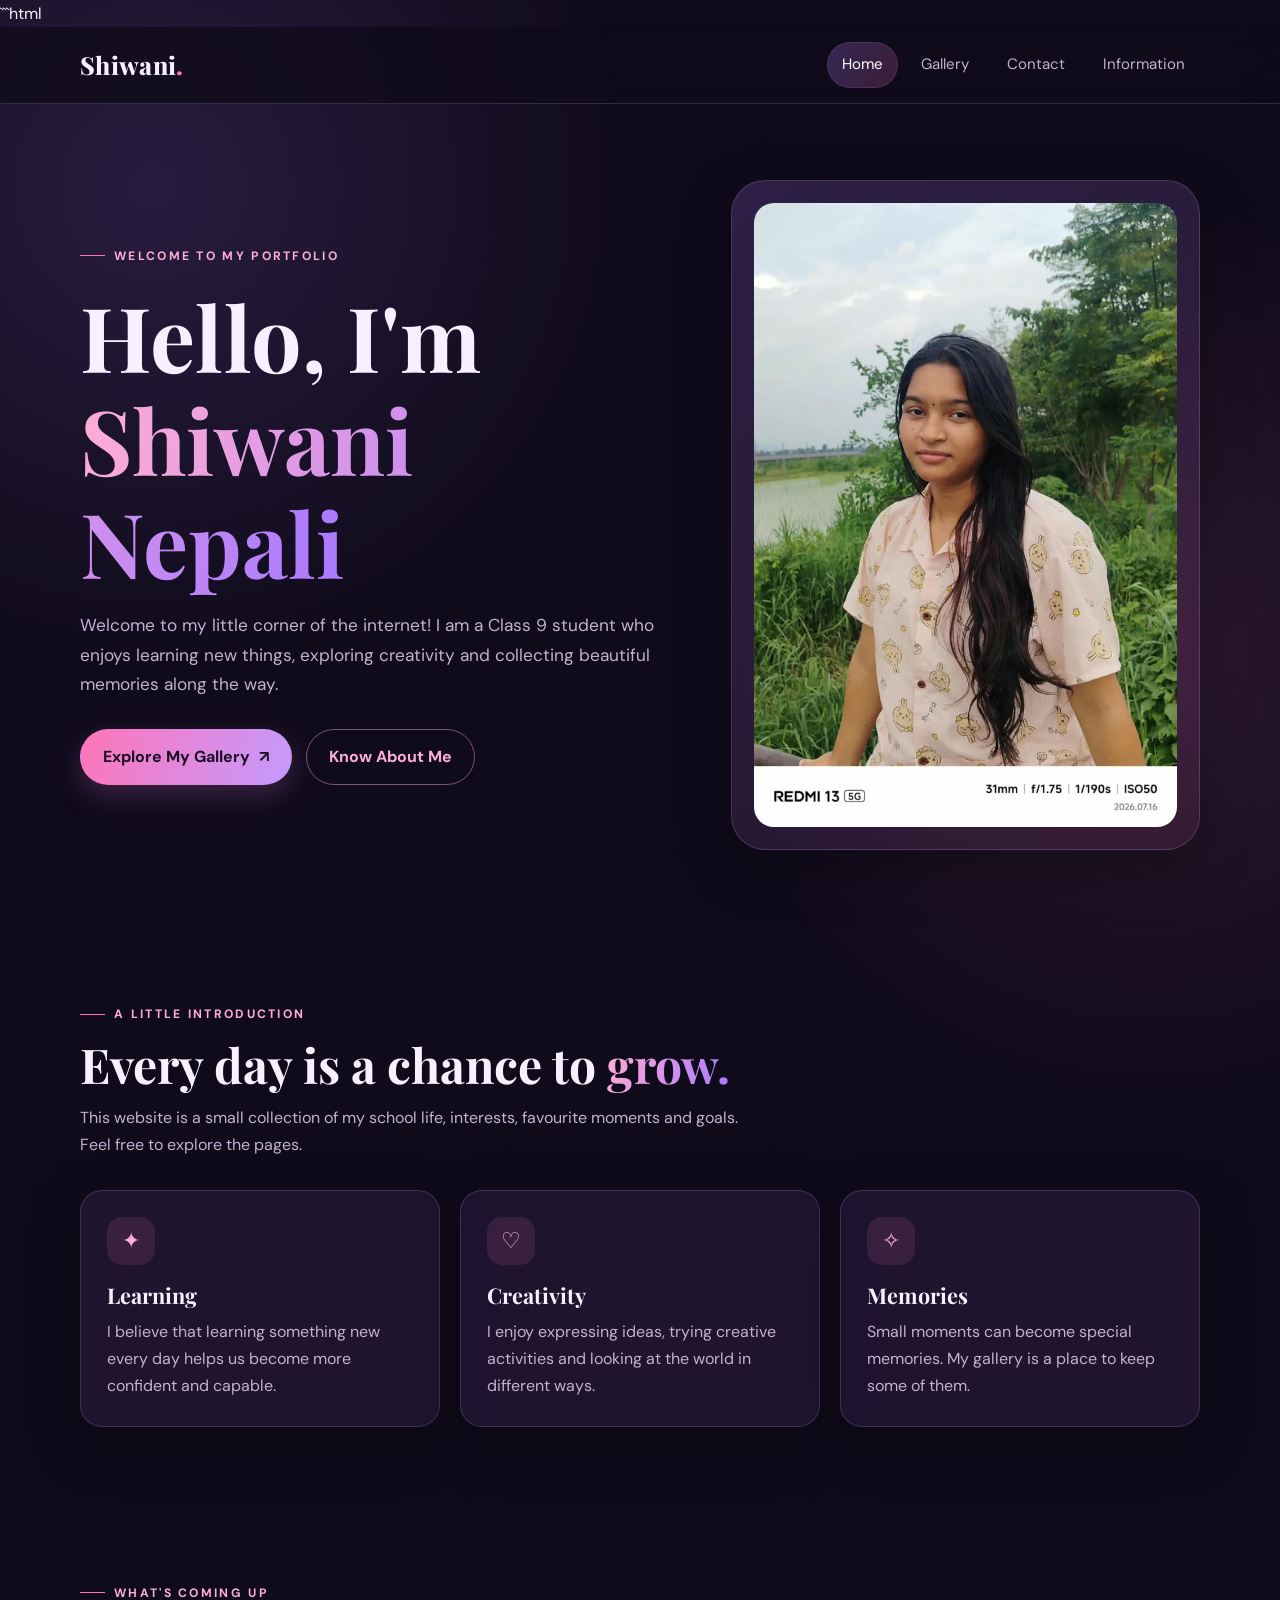
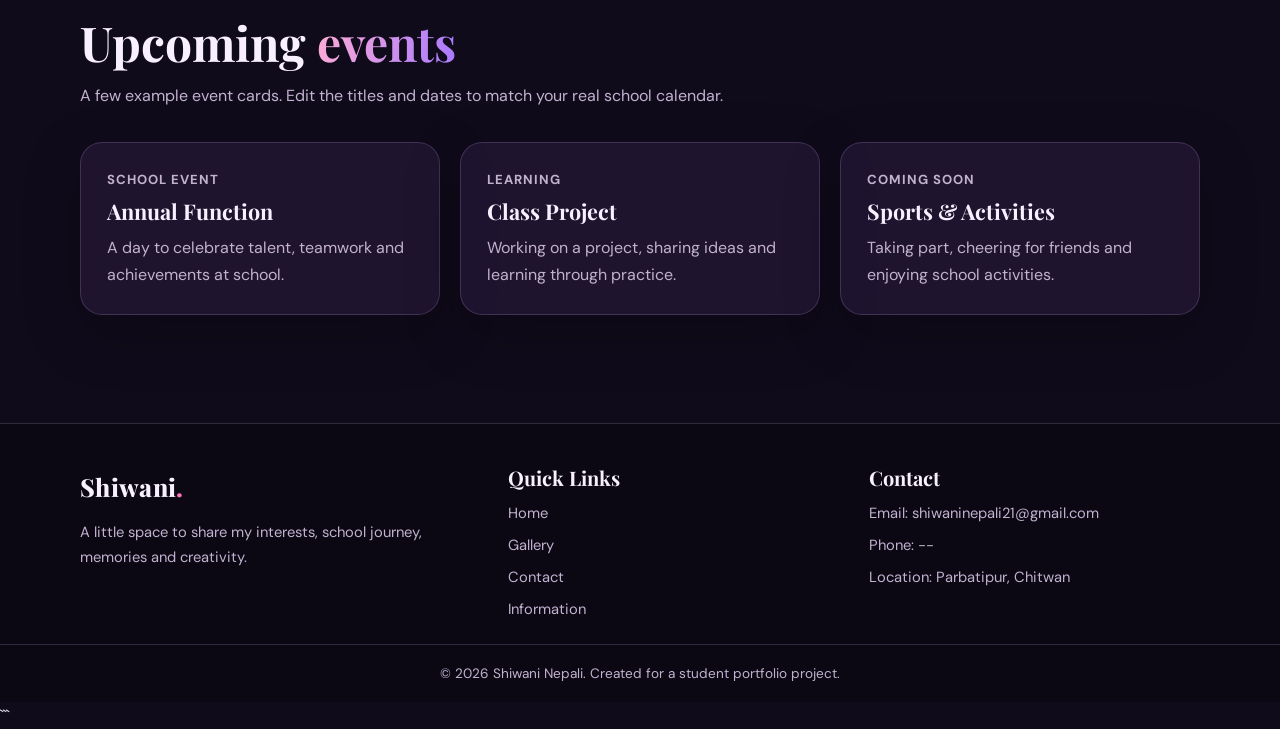
<file: index.html>
```html
<!DOCTYPE html>
<html lang="en">
<head>
  <meta charset="UTF-8">
  <meta name="viewport" content="width=device-width, initial-scale=1.0">
  <meta name="description" content="Shiwani Nepali's personal portfolio website.">
  <title>Home | Shiwani Nepali</title>
  <link rel="stylesheet" href="style.css">
</head>
<body>

  <header class="site-header">
    <nav class="navbar container" aria-label="Main navigation">
      <a class="brand" href="index.html">Shiwani<span>.</span></a>
      <button class="menu-toggle" type="button" aria-label="Open navigation menu" aria-expanded="false">☰</button>
      <ul class="nav-links">
        <li><a class="active" href="index.html">Home</a></li>
        <li><a href="gallery.html">Gallery</a></li>
        <li><a href="contact.html">Contact</a></li>
        <li><a href="information.html">Information</a></li>
      </ul>
    </nav>
  </header>

  <main>

    <section class="hero container">
      <div class="reveal">
        <span class="eyebrow">Welcome to my portfolio</span>
        <h1>Hello, I'm<br><span class="gradient-text">Shiwani Nepali</span></h1>
        <p class="lead">Welcome to my little corner of the internet! I am a Class 9 student who enjoys learning new things, exploring creativity and collecting beautiful memories along the way.</p>

        <div class="button-row">
          <a class="btn btn-primary" href="gallery.html">Explore My Gallery <span>↗</span></a>
          <a class="btn btn-outline" href="information.html">Know About Me</a>
        </div>
      </div>

      <!-- Welcome Image -->
      <div class="hero-visual reveal">
        <img src="welcome.jpg" alt="Shiwani Nepali"
             style="width:100%; height:100%; object-fit:cover; border-radius:20px;">
      </div>
    </section>

    <section class="section container">
      <div class="section-heading">
        <span class="eyebrow">A little introduction</span>
        <h2>Every day is a chance to <span class="gradient-text">grow.</span></h2>
        <p>This website is a small collection of my school life, interests, favourite moments and goals. Feel free to explore the pages.</p>
      </div>

      <div class="card-grid">
        <article class="card">
          <div class="card-icon">✦</div>
          <h3>Learning</h3>
          <p>I believe that learning something new every day helps us become more confident and capable.</p>
        </article>

        <article class="card">
          <div class="card-icon">♡</div>
          <h3>Creativity</h3>
          <p>I enjoy expressing ideas, trying creative activities and looking at the world in different ways.</p>
        </article>

        <article class="card">
          <div class="card-icon">✧</div>
          <h3>Memories</h3>
          <p>Small moments can become special memories. My gallery is a place to keep some of them.</p>
        </article>
      </div>
    </section>

    <section class="section container">
      <div class="section-heading">
        <span class="eyebrow">What's coming up</span>
        <h2>Upcoming <span class="gradient-text">events</span></h2>
        <p>A few example event cards. Edit the titles and dates to match your real school calendar.</p>
      </div>

      <div class="card-grid">
        <article class="card">
          <p class="event-date">SCHOOL EVENT</p>
          <h3>Annual Function</h3>
          <p>A day to celebrate talent, teamwork and achievements at school.</p>
        </article>

        <article class="card">
          <p class="event-date">LEARNING</p>
          <h3>Class Project</h3>
          <p>Working on a project, sharing ideas and learning through practice.</p>
        </article>

        <article class="card">
          <p class="event-date">COMING SOON</p>
          <h3>Sports & Activities</h3>
          <p>Taking part, cheering for friends and enjoying school activities.</p>
        </article>
      </div>
    </section>

  </main>

  <footer class="site-footer">
    <div class="footer-inner container">

      <div>
        <a class="brand" href="index.html">Shiwani<span>.</span></a>
        <p style="margin-top:12px">A little space to share my interests, school journey, memories and creativity.</p>
      </div>

      <div>
        <h3>Quick Links</h3>
        <ul>
          <li><a href="index.html">Home</a></li>
          <li><a href="gallery.html">Gallery</a></li>
          <li><a href="contact.html">Contact</a></li>
          <li><a href="information.html">Information</a></li>
        </ul>
      </div>

      <div>
        <h3>Contact</h3>
        <ul>
          <li>Email: <a href="mailto:shiwaninepali21@gmail.com">shiwaninepali21@gmail.com</a></li>
          <li>Phone: --</li>
          <li>Location: Parbatipur, Chitwan</li>
        </ul>
      </div>

    </div>

    <div class="copyright">
      © <span class="current-year">2026</span> Shiwani Nepali. Created for a student portfolio project.
    </div>
  </footer>

  <script>
    const menuButton = document.querySelector('.menu-toggle');
    const navLinks = document.querySelector('.nav-links');

    menuButton.addEventListener('click', () => {
      const isOpen = navLinks.classList.toggle('open');
      menuButton.setAttribute('aria-expanded', String(isOpen));
      menuButton.textContent = isOpen ? '✕' : '☰';
    });

    document.querySelectorAll('.current-year').forEach(el => {
      el.textContent = new Date().getFullYear();
    });
  </script>

</body>
</html>
```
</file>
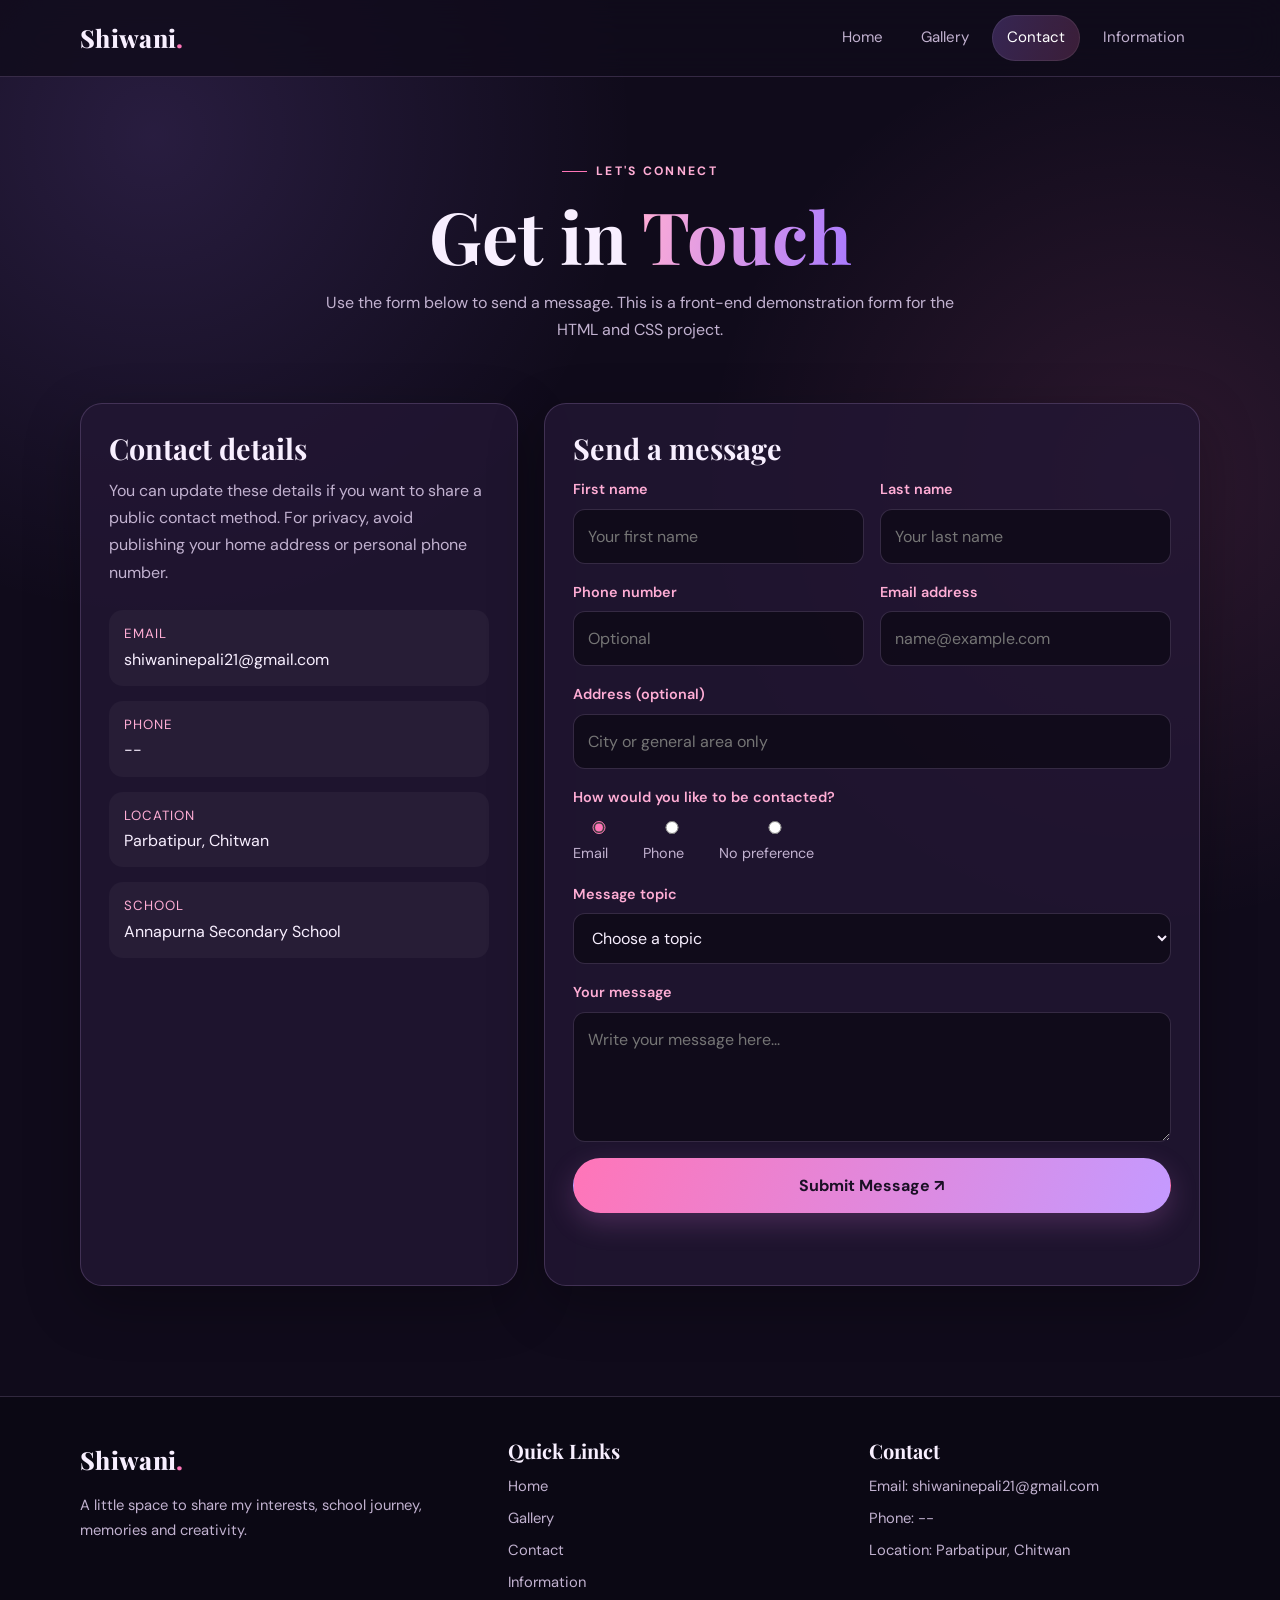
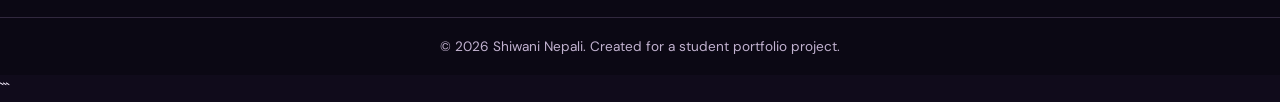
<file: contact.html>
<!DOCTYPE html>
<html lang="en">
<head>
  <meta charset="UTF-8">
  <meta name="viewport" content="width=device-width, initial-scale=1.0">
  <meta name="description" content="Shiwani Nepali's personal portfolio website.">
  <title>Contact | Shiwani Nepali</title>
  <link rel="stylesheet" href="style.css">
</head>
<body>
  <header class="site-header">
    <nav class="navbar container" aria-label="Main navigation">
      <a class="brand" href="index.html">Shiwani<span>.</span></a>
      <button class="menu-toggle" type="button" aria-label="Open navigation menu" aria-expanded="false">☰</button>
      <ul class="nav-links">
        <li><a href="index.html">Home</a></li>
        <li><a href="gallery.html">Gallery</a></li>
        <li><a class="active" href="contact.html">Contact</a></li>
        <li><a href="information.html">Information</a></li>
      </ul>
    </nav>
  </header>

  <main>
    <section class="page-banner container">
      <span class="eyebrow">Let's connect</span>
      <h1>Get in <span class="gradient-text">Touch</span></h1>
      <p>Use the form below to send a message. This is a front-end demonstration form for the HTML and CSS project.</p>
    </section>

    <section class="contact-layout container">
      <aside class="contact-panel">
        <h2>Contact details</h2>
        <p>You can update these details if you want to share a public contact method. For privacy, avoid publishing your home address or personal phone number.</p>

        <div class="contact-detail">
          <div>
            <small>Email</small>
            <a href="mailto:shiwaninepali21@gmail.com">shiwaninepali21@gmail.com</a>
          </div>
          <div><small>Phone</small>--</div>
          <div><small>Location</small>Parbatipur, Chitwan</div>
          <div><small>School</small>Annapurna Secondary School</div>
        </div>
      </aside>

      <section class="form-panel">
        <h2>Send a message</h2>
        <form id="contactForm">
          <div class="form-grid">

            <div class="form-group">
              <label for="firstName">First name</label>
              <input id="firstName" name="firstName" type="text" placeholder="Your first name" required>
            </div>

            <div class="form-group">
              <label for="lastName">Last name</label>
              <input id="lastName" name="lastName" type="text" placeholder="Your last name" required>
            </div>

            <div class="form-group">
              <label for="phone">Phone number</label>
              <input id="phone" name="phone" type="tel" placeholder="Optional">
            </div>

            <div class="form-group">
              <label for="email">Email address</label>
              <input id="email" name="email" type="email" placeholder="name@example.com" required>
            </div>

            <div class="form-group full">
              <label for="address">Address (optional)</label>
              <input id="address" name="address" type="text" placeholder="City or general area only">
            </div>

            <div class="form-group full">
              <span class="legend">How would you like to be contacted?</span>
              <div class="radio-row">
                <label><input type="radio" name="contactMethod" value="Email" checked> Email</label>
                <label><input type="radio" name="contactMethod" value="Phone"> Phone</label>
                <label><input type="radio" name="contactMethod" value="No preference"> No preference</label>
              </div>
            </div>

            <div class="form-group full">
              <label for="topic">Message topic</label>
              <select id="topic" name="topic" required>
                <option value="">Choose a topic</option>
                <option>General message</option>
                <option>School project</option>
                <option>Feedback</option>
                <option>Other</option>
              </select>
            </div>

            <div class="form-group full">
              <label for="message">Your message</label>
              <textarea id="message" name="message" placeholder="Write your message here..." required></textarea>
            </div>

            <div class="form-group full">
              <button class="btn btn-primary" type="submit">Submit Message ↗</button>
              <p class="form-status" id="formStatus" role="status"></p>
            </div>

          </div>
        </form>
      </section>
    </section>

    <script>
      document.getElementById('contactForm').addEventListener('submit', function(event) {
        event.preventDefault();
        document.getElementById('formStatus').textContent =
          'Thank you! The form layout works, but messages are not sent because this is a static HTML website.';
        this.reset();
      });
    </script>
  </main>

  <footer class="site-footer">
    <div class="footer-inner container">
      <div>
        <a class="brand" href="index.html">Shiwani<span>.</span></a>
        <p style="margin-top:12px">A little space to share my interests, school journey, memories and creativity.</p>
      </div>

      <div>
        <h3>Quick Links</h3>
        <ul>
          <li><a href="index.html">Home</a></li>
          <li><a href="gallery.html">Gallery</a></li>
          <li><a href="contact.html">Contact</a></li>
          <li><a href="information.html">Information</a></li>
        </ul>
      </div>

      <div>
        <h3>Contact</h3>
        <ul>
          <li>Email: <a href="mailto:shiwaninepali21@gmail.com">shiwaninepali21@gmail.com</a></li>
          <li>Phone: --</li>
          <li>Location: Parbatipur, Chitwan</li>
        </ul>
      </div>
    </div>

    <div class="copyright">
      © <span class="current-year">2026</span> Shiwani Nepali. Created for a student portfolio project.
    </div>
  </footer>

  <script>
    const menuButton = document.querySelector('.menu-toggle');
    const navLinks = document.querySelector('.nav-links');

    menuButton.addEventListener('click', () => {
      const isOpen = navLinks.classList.toggle('open');
      menuButton.setAttribute('aria-expanded', String(isOpen));
      menuButton.textContent = isOpen ? '✕' : '☰';
    });

    document.querySelectorAll('.current-year').forEach(el => {
      el.textContent = new Date().getFullYear();
    });
  </script>
</body>
</html>
```
</file>
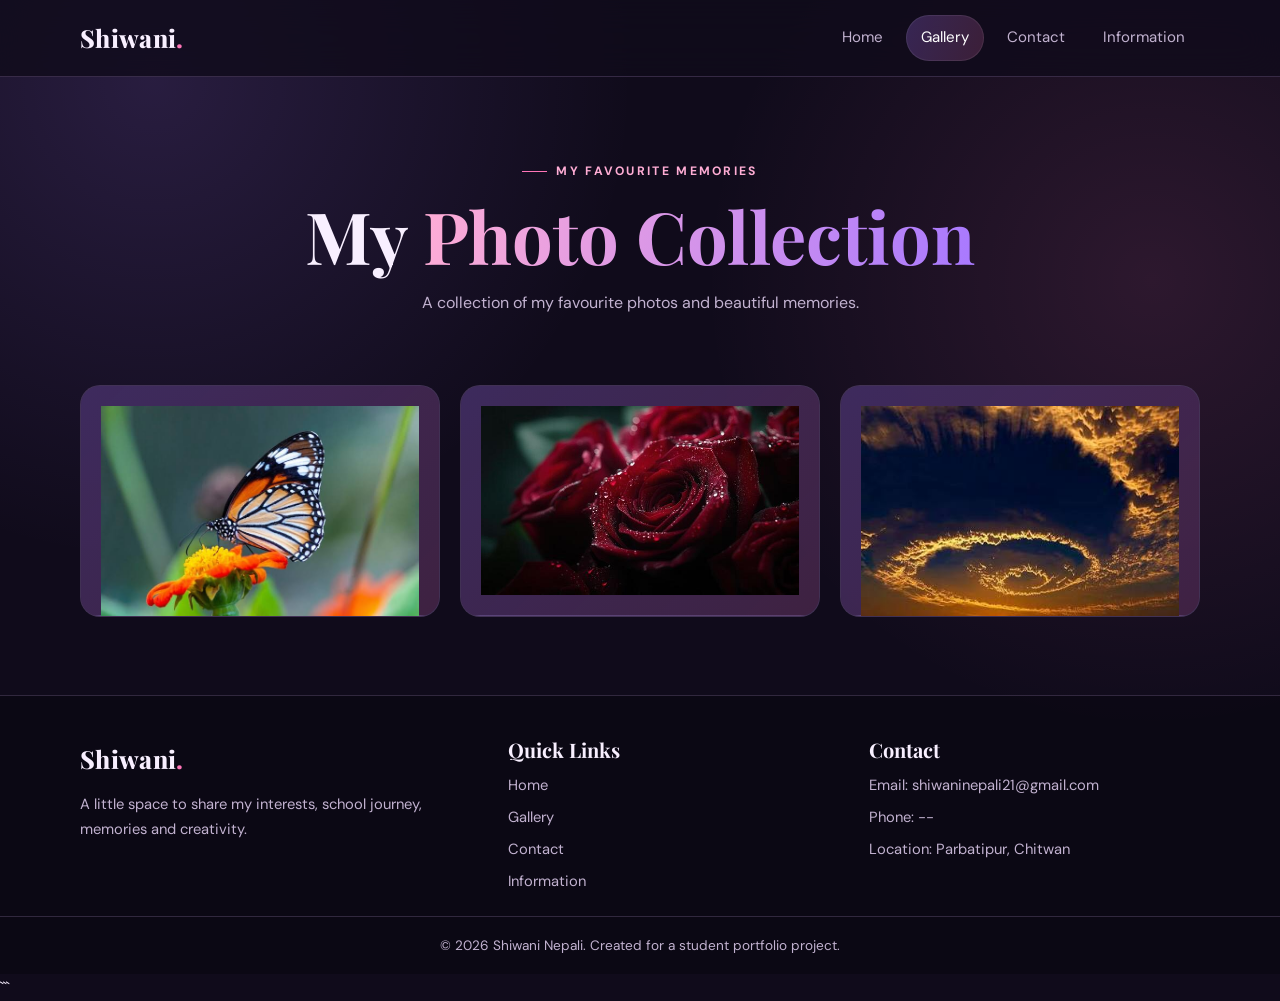
<file: gallery.html>
<!DOCTYPE html>
<html lang="en">
<head>
  <meta charset="UTF-8">
  <meta name="viewport" content="width=device-width, initial-scale=1.0">
  <meta name="description" content="Shiwani Nepali's personal photo collection.">
  <title>Gallery | Shiwani Nepali</title>
  <link rel="stylesheet" href="style.css">
</head>
<body>

  <header class="site-header">
    <nav class="navbar container" aria-label="Main navigation">
      <a class="brand" href="index.html">Shiwani<span>.</span></a>
      <button class="menu-toggle" type="button" aria-label="Open navigation menu" aria-expanded="false">☰</button>
      <ul class="nav-links">
        <li><a href="index.html">Home</a></li>
        <li><a class="active" href="gallery.html">Gallery</a></li>
        <li><a href="contact.html">Contact</a></li>
        <li><a href="information.html">Information</a></li>
      </ul>
    </nav>
  </header>

  <main>

    <section class="page-banner container">
      <span class="eyebrow">My favourite memories</span>
      <h1>My <span class="gradient-text">Photo Collection</span></h1>
      <p>A collection of my favourite photos and beautiful memories.</p>
    </section>

    <section class="gallery-section container">
      <div class="gallery-grid">

<article class="gallery-card">
    <div class="gallery-image">
        <img src="animal.jpg" alt="Animal">
    </div>
</article>

<article class="gallery-card">
    <div class="gallery-image">
        <img src="flower.jpg" alt="Flower">
    </div>
</article>

<article class="gallery-card">
    <div class="gallery-image">
        <img src="sunset.jpg" alt="Sunset">
    </div>
</article>

      </div>
    </section>

  </main>

  <footer class="site-footer">
    <div class="footer-inner container">

      <div>
        <a class="brand" href="index.html">Shiwani<span>.</span></a>
        <p style="margin-top:12px">A little space to share my interests, school journey, memories and creativity.</p>
      </div>

      <div>
        <h3>Quick Links</h3>
        <ul>
          <li><a href="index.html">Home</a></li>
          <li><a href="gallery.html">Gallery</a></li>
          <li><a href="contact.html">Contact</a></li>
          <li><a href="information.html">Information</a></li>
        </ul>
      </div>

      <div>
        <h3>Contact</h3>
        <ul>
          <li>Email: <a href="mailto:shiwaninepali21@gmail.com">shiwaninepali21@gmail.com</a></li>
          <li>Phone: --</li>
          <li>Location: Parbatipur, Chitwan</li>
        </ul>
      </div>

    </div>

    <div class="copyright">
      © <span class="current-year">2026</span> Shiwani Nepali. Created for a student portfolio project.
    </div>
  </footer>

  <script>
    const menuButton = document.querySelector('.menu-toggle');
    const navLinks = document.querySelector('.nav-links');

    menuButton.addEventListener('click', () => {
      const isOpen = navLinks.classList.toggle('open');
      menuButton.setAttribute('aria-expanded', String(isOpen));
      menuButton.textContent = isOpen ? '✕' : '☰';
    });

    document.querySelectorAll('.current-year').forEach(el => {
      el.textContent = new Date().getFullYear();
    });
  </script>

</body>
</html>
```
</file>
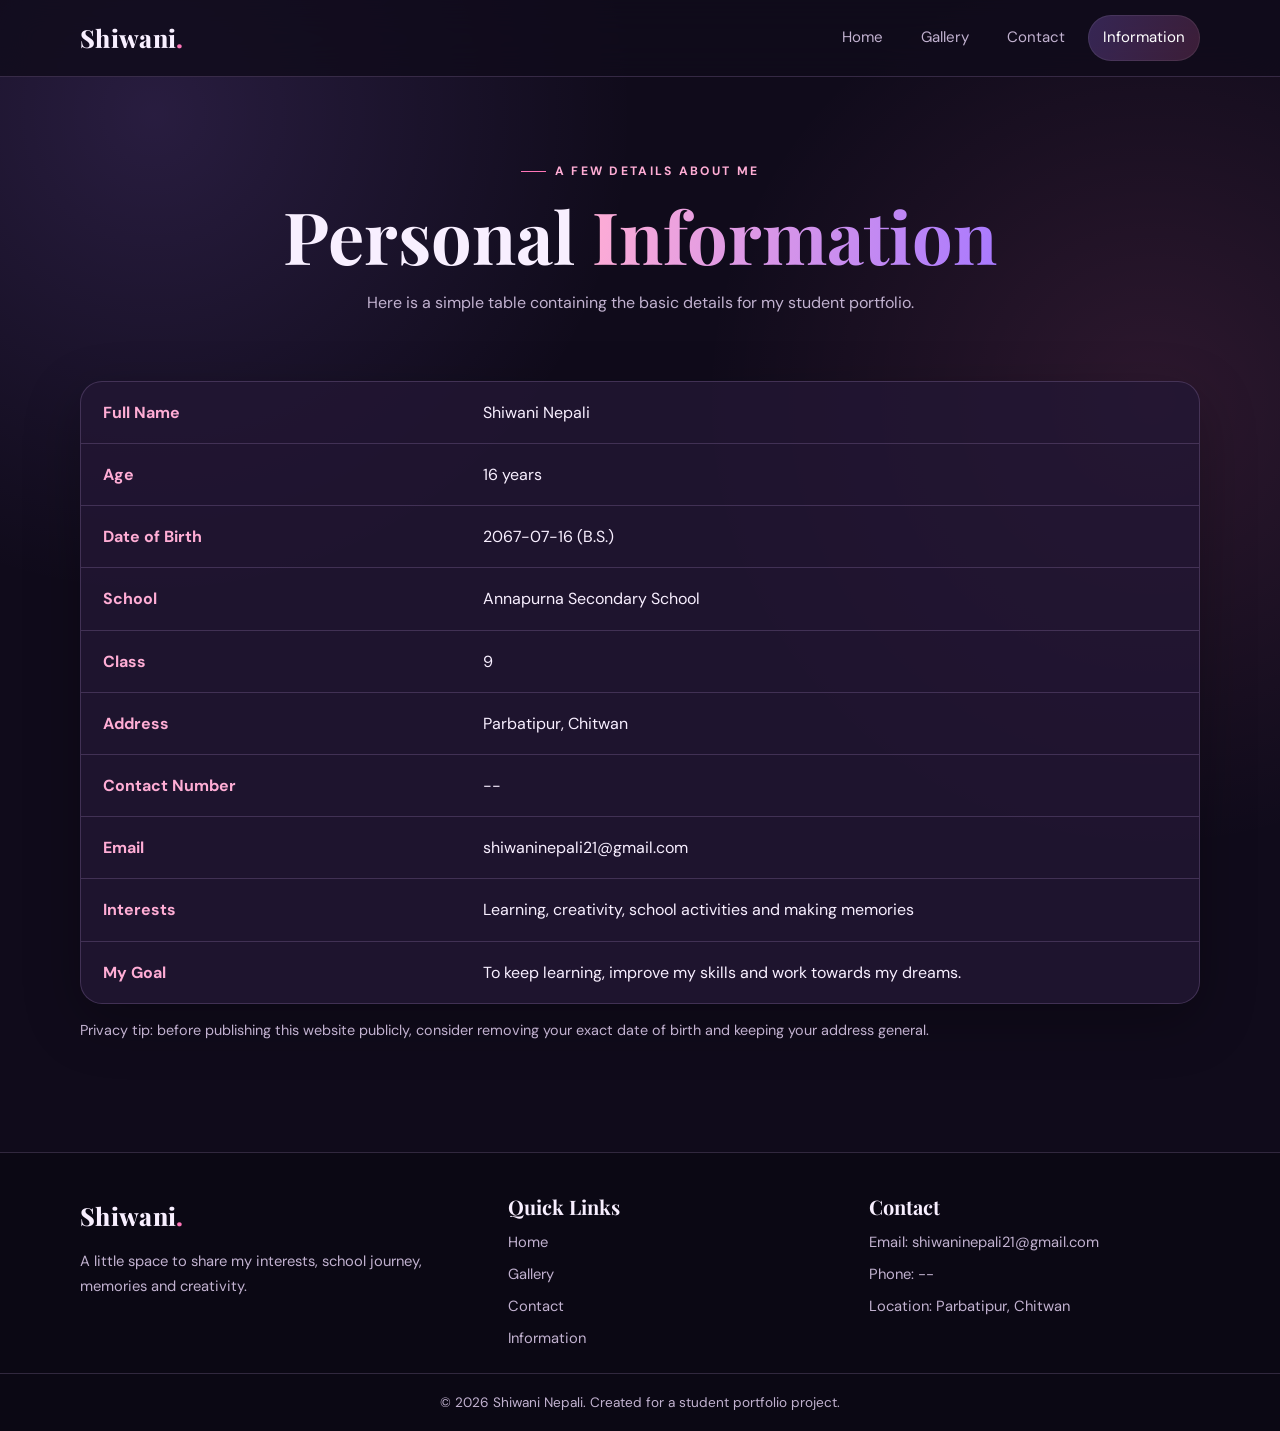
<file: information.html>
<!DOCTYPE html>
<html lang="en">
<head>
  <meta charset="UTF-8">
  <meta name="viewport" content="width=device-width, initial-scale=1.0">
  <meta name="description" content="Shiwani Nepali's personal portfolio website.">
  <title>Information | Shiwani Nepali</title>
  <link rel="stylesheet" href="style.css">
</head>
<body>
  <header class="site-header">
    <nav class="navbar container" aria-label="Main navigation">
      <a class="brand" href="index.html">Shiwani<span>.</span></a>
      <button class="menu-toggle" type="button" aria-label="Open navigation menu" aria-expanded="false">☰</button>
      <ul class="nav-links">
        <li><a href="index.html">Home</a></li>
        <li><a href="gallery.html">Gallery</a></li>
        <li><a href="contact.html">Contact</a></li>
        <li><a class="active" href="information.html">Information</a></li>
      </ul>
    </nav>
  </header>

  <main>
    <section class="page-banner container">
      <span class="eyebrow">A few details about me</span>
      <h1>Personal <span class="gradient-text">Information</span></h1>
      <p>Here is a simple table containing the basic details for my student portfolio.</p>
    </section>

    <section class="info-wrap container">
      <div class="info-card">
        <table>
          <tbody>
            <tr><th scope="row">Full Name</th><td>Shiwani Nepali</td></tr>
            <tr><th scope="row">Age</th><td>16 years</td></tr>
            <tr><th scope="row">Date of Birth</th><td>2067-07-16 (B.S.)</td></tr>
            <tr><th scope="row">School</th><td>Annapurna Secondary School</td></tr>
            <tr><th scope="row">Class</th><td>9</td></tr>
            <tr><th scope="row">Address</th><td>Parbatipur, Chitwan</td></tr>
            <tr><th scope="row">Contact Number</th><td>--</td></tr>
            <tr><th scope="row">Email</th><td>shiwaninepali21@gmail.com</td></tr>
            <tr><th scope="row">Interests</th><td>Learning, creativity, school activities and making memories</td></tr>
            <tr><th scope="row">My Goal</th><td>To keep learning, improve my skills and work towards my dreams.</td></tr>
          </tbody>
        </table>
      </div>

      <p class="note">Privacy tip: before publishing this website publicly, consider removing your exact date of birth and keeping your address general.</p>
    </section>
  </main>

  <footer class="site-footer">
    <div class="footer-inner container">
      <div>
        <a class="brand" href="index.html">Shiwani<span>.</span></a>
        <p style="margin-top:12px">A little space to share my interests, school journey, memories and creativity.</p>
      </div>

      <div>
        <h3>Quick Links</h3>
        <ul>
          <li><a href="index.html">Home</a></li>
          <li><a href="gallery.html">Gallery</a></li>
          <li><a href="contact.html">Contact</a></li>
          <li><a href="information.html">Information</a></li>
        </ul>
      </div>

      <div>
        <h3>Contact</h3>
        <ul>
          <li>Email: <a href="mailto:shiwaninepali21@gmail.com">shiwaninepali21@gmail.com</a></li>
          <li>Phone: --</li>
          <li>Location: Parbatipur, Chitwan</li>
        </ul>
      </div>
    </div>

    <div class="copyright">
      © <span class="current-year">2026</span> Shiwani Nepali. Created for a student portfolio project.
    </div>
  </footer>

  <script>
    const menuButton = document.querySelector('.menu-toggle');
    const navLinks = document.querySelector('.nav-links');

    menuButton.addEventListener('click', () => {
      const isOpen = navLinks.classList.toggle('open');
      menuButton.setAttribute('aria-expanded', String(isOpen));
      menuButton.textContent = isOpen ? '✕' : '☰';
    });

    document.querySelectorAll('.current-year').forEach(el => {
      el.textContent = new Date().getFullYear();
    });
  </script>
</body>
</html>
</file>
<file: style.css>
@import url('https://fonts.googleapis.com/css2?family=DM+Sans:wght@400;500;600;700&family=Playfair+Display:wght@600;700;800&display=swap');

:root {
  --bg: #100b1b;
  --bg-soft: #181027;
  --panel: rgba(35, 23, 52, .82);
  --panel-2: #211431;
  --text: #f8efff;
  --muted: #c2b2d0;
  --pink: #ff75b8;
  --pink-light: #ffadd5;
  --purple: #a879ff;
  --purple-dark: #7040bd;
  --line: rgba(220, 185, 255, .18);
  --shadow: 0 18px 55px rgba(0,0,0,.28);
  --radius: 22px;
}
* { box-sizing: border-box; margin: 0; padding: 0; }
html { scroll-behavior: smooth; }
body {
  min-height: 100vh;
  color: var(--text);
  background:
    radial-gradient(circle at 12% 8%, rgba(168,121,255,.16), transparent 30rem),
    radial-gradient(circle at 90% 28%, rgba(255,117,184,.12), transparent 28rem),
    var(--bg);
  font-family: 'DM Sans', sans-serif;
  line-height: 1.7;
}
a { color: inherit; text-decoration: none; }
img { display: block; max-width: 100%; }
button, input, select, textarea { font: inherit; }
.container { width: min(1120px, 90%); margin-inline: auto; }
.site-header {
  position: sticky; top: 0; z-index: 100;
  background: rgba(16,11,27,.82);
  backdrop-filter: blur(18px);
  border-bottom: 1px solid var(--line);
}
.navbar {
  min-height: 76px; display: flex; align-items: center;
  justify-content: space-between; gap: 24px;
}
.brand {
  font-family: 'Playfair Display', serif; font-size: 1.55rem;
  font-weight: 800; letter-spacing: .3px;
}
.brand span { color: var(--pink); }
.nav-links { display: flex; align-items: center; gap: 8px; list-style: none; }
.nav-links a {
  display: inline-block; padding: 10px 15px; border-radius: 999px;
  color: var(--muted); font-size: .94rem; transition: .25s ease;
}
.nav-links a:hover, .nav-links a.active {
  color: white; background: linear-gradient(110deg, rgba(168,121,255,.25), rgba(255,117,184,.18));
  box-shadow: inset 0 0 0 1px rgba(255,255,255,.08);
}
.menu-toggle {
  display: none; border: 1px solid var(--line); color: white;
  background: var(--panel); border-radius: 12px; padding: 9px 12px; cursor: pointer;
}
.hero {
  min-height: 590px; display: grid; grid-template-columns: 1.12fr .88fr;
  align-items: center; gap: 55px; padding-block: 76px;
}
.eyebrow {
  display: inline-flex; align-items: center; gap: 9px; color: var(--pink-light);
  text-transform: uppercase; letter-spacing: 2.3px; font-size: .76rem; font-weight: 700;
}
.eyebrow::before { content: ''; width: 25px; height: 1px; background: var(--pink); }
h1, h2, h3 { font-family: 'Playfair Display', serif; line-height: 1.15; }
.hero h1 { font-size: clamp(3rem, 7vw, 5.6rem); margin: 18px 0; }
.gradient-text {
  background: linear-gradient(100deg, var(--pink-light), var(--purple));
  -webkit-background-clip: text; background-clip: text; color: transparent;
}
.lead { color: var(--muted); font-size: 1.08rem; max-width: 610px; }
.button-row { display: flex; flex-wrap: wrap; gap: 14px; margin-top: 30px; }
.btn {
  display: inline-flex; align-items: center; justify-content: center; gap: 9px;
  padding: 13px 22px; border: 1px solid transparent; border-radius: 999px;
  cursor: pointer; font-weight: 700; transition: transform .25s, box-shadow .25s, background .25s;
}
.btn-primary {
  color: #1a1025; background: linear-gradient(110deg, var(--pink), #c49aff);
  box-shadow: 0 10px 28px rgba(205,111,207,.24);
}
.btn-outline { border-color: rgba(255,173,213,.45); color: var(--pink-light); background: transparent; }
.btn:hover { transform: translateY(-4px); box-shadow: 0 14px 32px rgba(190,111,230,.25); }
.hero-visual {
  min-height: 420px; border: 1px solid var(--line); border-radius: 34px;
  background: linear-gradient(145deg, rgba(168,121,255,.19), rgba(255,117,184,.09));
  box-shadow: var(--shadow); display: grid; place-items: center; padding: 22px;
  position: relative; overflow: hidden;
}
.hero-visual::before, .hero-visual::after {
  content: ''; position: absolute; border-radius: 50%; filter: blur(2px);
  border: 1px solid rgba(255,255,255,.13);
}
.hero-visual::before { width: 290px; height: 290px; }
.hero-visual::after { width: 220px; height: 220px; }
.photo-placeholder {
  position: relative; z-index: 1; width: 78%; aspect-ratio: 4/5;
  border: 1px dashed rgba(255,255,255,.45); border-radius: 24px;
  background: linear-gradient(145deg, rgba(16,11,27,.72), rgba(82,47,112,.65));
  display: grid; place-items: center; text-align: center; padding: 20px; color: var(--muted);
}
.photo-placeholder strong { display: block; color: var(--pink-light); font-size: 1.1rem; }
.section { padding: 78px 0; }
.section-heading { max-width: 680px; margin-bottom: 32px; }
.section-heading h2 { font-size: clamp(2rem, 4vw, 3rem); margin: 12px 0; }
.section-heading p, .muted { color: var(--muted); }
.card-grid { display: grid; grid-template-columns: repeat(3, 1fr); gap: 20px; }
.card {
  background: var(--panel); border: 1px solid var(--line); border-radius: var(--radius);
  padding: 26px; box-shadow: var(--shadow); transition: transform .25s, border-color .25s;
}
.card:hover { transform: translateY(-7px); border-color: rgba(255,117,184,.55); }
.card-icon {
  width: 48px; height: 48px; display: grid; place-items: center; border-radius: 15px;
  color: var(--pink-light); background: rgba(255,117,184,.12); font-size: 1.35rem; margin-bottom: 18px;
}
.card h3 { font-size: 1.35rem; margin-bottom: 10px; }
.card p { color: var(--muted); }
.event-date { color: var(--pink-light); font-size: .82rem; font-weight: 700; letter-spacing: 1px; margin-bottom: 8px; }
.page-banner { padding: 76px 0 45px; text-align: center; }
.page-banner h1 { font-size: clamp(2.7rem, 6vw, 4.5rem); margin: 12px 0; }
.page-banner p { color: var(--muted); max-width: 650px; margin: auto; }
.gallery-section { padding: 24px 0 48px; }
.gallery-section h2 { font-size: 2rem; margin-bottom: 20px; }
.gallery-grid { display: grid; grid-template-columns: repeat(3, 1fr); gap: 20px; }
.gallery-card {
  overflow: hidden; border-radius: 20px; border: 1px solid var(--line);
  background: var(--panel); transition: transform .25s, box-shadow .25s;
}
.gallery-card:hover { transform: translateY(-6px); box-shadow: var(--shadow); }
.gallery-image {
  height: 230px; display: grid; place-items: center; text-align: center; padding: 20px;
  color: var(--muted); background: linear-gradient(135deg, rgba(168,121,255,.22), rgba(255,117,184,.14));
  border-bottom: 1px solid var(--line);
}
.gallery-image img { width: 100%; height: 100%; object-fit: cover; }
.gallery-caption { padding: 18px; }
.gallery-caption h3 { margin-bottom: 5px; font-size: 1.2rem; }
.gallery-caption p { color: var(--muted); font-size: .92rem; }
.info-wrap { padding: 20px 0 80px; }
.info-card { overflow: hidden; border: 1px solid var(--line); border-radius: var(--radius); background: var(--panel); box-shadow: var(--shadow); }
.info-card table { width: 100%; border-collapse: collapse; }
.info-card th, .info-card td { padding: 17px 22px; border-bottom: 1px solid var(--line); text-align: left; }
.info-card th { width: 34%; color: var(--pink-light); font-weight: 700; }
.info-card tr:last-child th, .info-card tr:last-child td { border-bottom: 0; }
.note { color: var(--muted); font-size: .9rem; margin-top: 14px; }
.contact-layout { display: grid; grid-template-columns: .8fr 1.2fr; gap: 26px; padding: 15px 0 80px; }
.contact-panel, .form-panel { padding: 28px; border-radius: var(--radius); background: var(--panel); border: 1px solid var(--line); box-shadow: var(--shadow); }
.contact-panel h2, .form-panel h2 { font-size: 1.8rem; margin-bottom: 12px; }
.contact-panel p { color: var(--muted); }
.contact-detail { margin-top: 24px; display: grid; gap: 15px; }
.contact-detail div { padding: 13px 15px; border-radius: 14px; background: rgba(255,255,255,.04); }
.contact-detail small { display: block; color: var(--pink-light); text-transform: uppercase; letter-spacing: 1px; }
.form-grid { display: grid; grid-template-columns: 1fr 1fr; gap: 16px; }
.form-group { display: grid; gap: 7px; }
.form-group.full { grid-column: 1 / -1; }
.form-group label, .legend { color: var(--pink-light); font-size: .9rem; font-weight: 600; }
.form-group input, .form-group select, .form-group textarea {
  width: 100%; padding: 13px 14px; color: var(--text); background: rgba(12,8,20,.75);
  border: 1px solid var(--line); border-radius: 12px; outline: none; transition: border-color .2s, box-shadow .2s;
}
.form-group input:focus, .form-group select:focus, .form-group textarea:focus {
  border-color: var(--pink); box-shadow: 0 0 0 3px rgba(255,117,184,.12);
}
.form-group select option { background: #211431; }
.form-group textarea { min-height: 130px; resize: vertical; }
.radio-row { display: flex; flex-wrap: wrap; gap: 18px; color: var(--muted); }
.radio-row label { color: var(--muted); font-weight: 400; }
.radio-row input { accent-color: var(--pink); }
.form-status { margin-top: 13px; color: var(--pink-light); min-height: 24px; }
.social-links { display: flex; gap: 10px; margin-top: 17px; }
.social-links a {
  width: 42px; height: 42px; display: grid; place-items: center; border-radius: 50%;
  background: rgba(168,121,255,.16); border: 1px solid var(--line); color: var(--pink-light);
  font-weight: 700; transition: .2s;
}
.social-links a:hover { background: var(--pink); color: #1a1025; transform: translateY(-4px); }
.site-footer { margin-top: 30px; border-top: 1px solid var(--line); background: rgba(9,6,15,.55); }
.footer-inner { padding: 42px 0 22px; display: grid; grid-template-columns: 1.2fr 1fr 1fr; gap: 30px; }
.footer-inner h3 { font-size: 1.25rem; margin-bottom: 12px; }
.footer-inner p, .footer-inner li { color: var(--muted); font-size: .92rem; }
.footer-inner ul { list-style: none; display: grid; gap: 7px; }
.footer-inner a:hover { color: var(--pink-light); }
.copyright { border-top: 1px solid var(--line); padding: 17px 0; color: var(--muted); font-size: .85rem; text-align: center; }
.reveal { animation: rise .8s both; }
@keyframes rise { from { opacity: 0; transform: translateY(22px); } to { opacity: 1; transform: translateY(0); } }
@media (max-width: 820px) {
  .hero { grid-template-columns: 1fr; padding-top: 55px; }
  .hero-visual { min-height: 340px; }
  .card-grid, .gallery-grid { grid-template-columns: repeat(2, 1fr); }
  .contact-layout { grid-template-columns: 1fr; }
}
@media (max-width: 620px) {
  .navbar { min-height: 68px; }
  .menu-toggle { display: inline-block; }
  .nav-links {
    display: none; position: absolute; top: 68px; left: 5%; right: 5%;
    padding: 12px; flex-direction: column; align-items: stretch;
    background: #1b1228; border: 1px solid var(--line); border-radius: 16px; box-shadow: var(--shadow);
  }
  .nav-links.open { display: flex; }
  .nav-links a { display: block; }
  .card-grid, .gallery-grid { grid-template-columns: 1fr; }
  .form-grid { grid-template-columns: 1fr; }
  .form-group.full { grid-column: auto; }
  .footer-inner { grid-template-columns: 1fr; gap: 22px; }
  .info-card th, .info-card td { padding: 13px 14px; }
}
@media (prefers-reduced-motion: reduce) {
  *, *::before, *::after { scroll-behavior: auto !important; animation-duration: .01ms !important; transition-duration: .01ms !important; }
}
</file>
